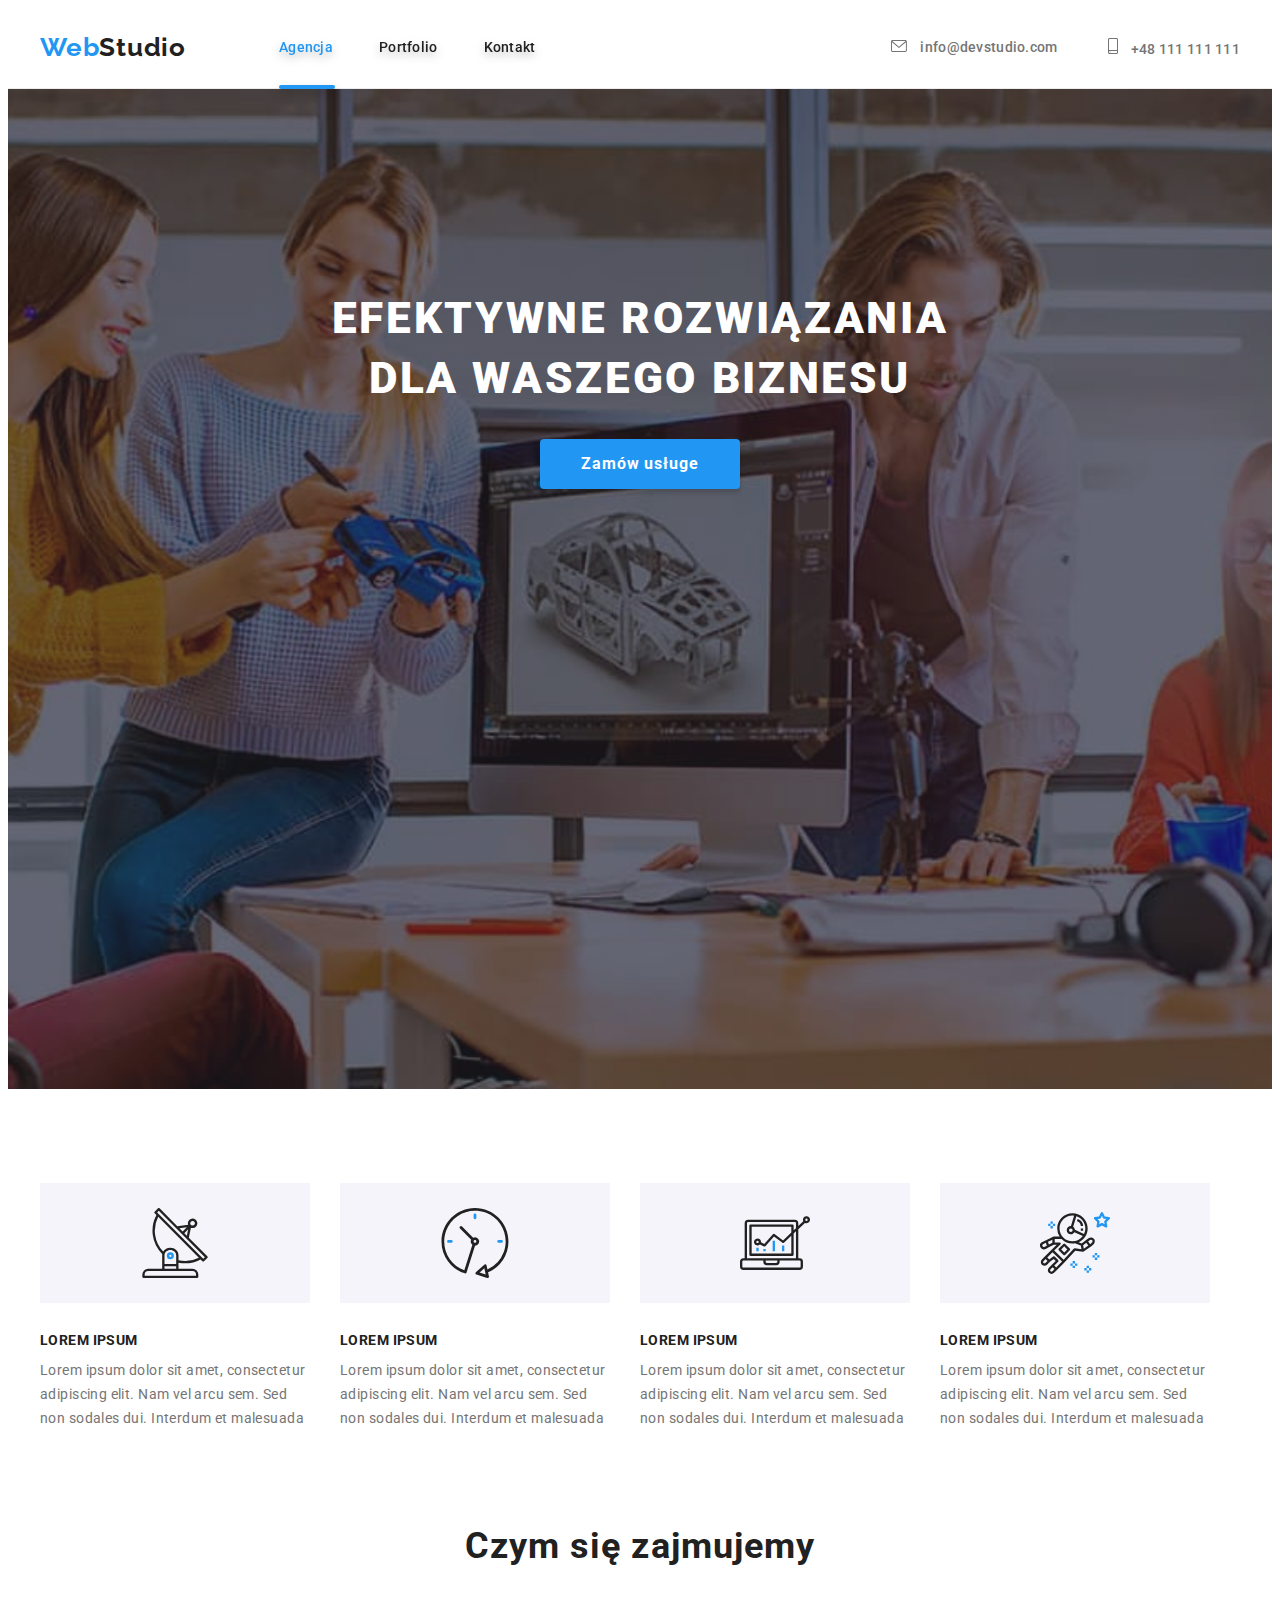
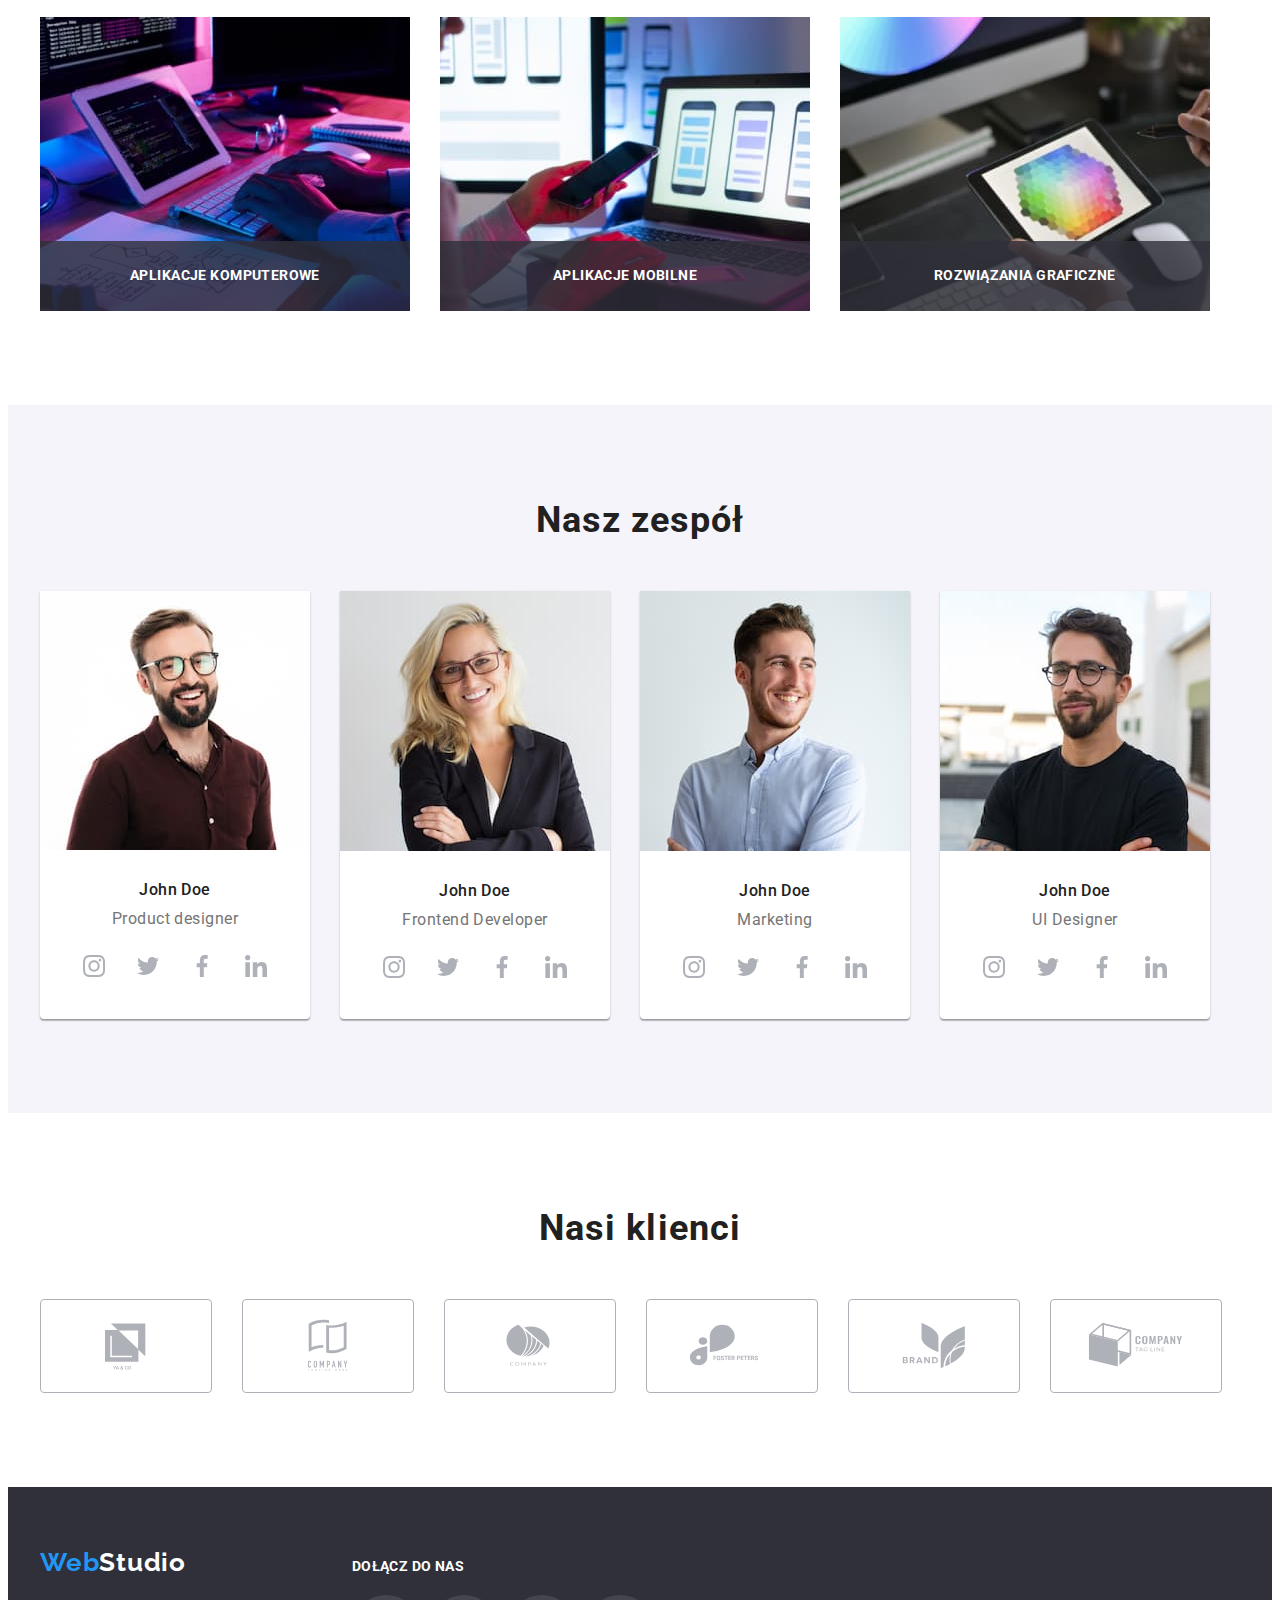
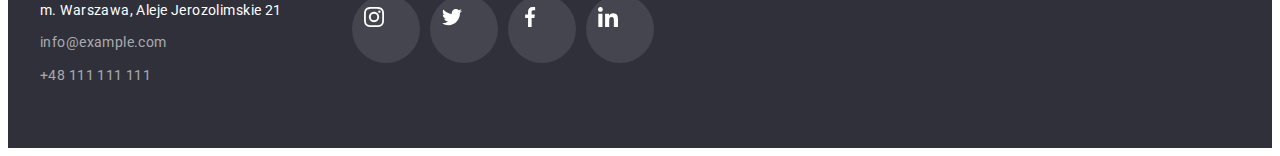
<file: index.html>
<!DOCTYPE html>
<html lang="pl">
  <head>
    <meta charset="UTF-8" />
    <meta http-equiv="X-UA-Compatible" content="IE=edge" />
    <meta name="viewport" content="width=device-width, initial-scale=1.0" />
    <title>Studio</title>
    <link rel="stylesheet" href="./css/styles.css" />
    <link rel="preconnect" href="https://fonts.googleapis.com" />
    <link rel="preconnect" href="https://fonts.gstatic.com" crossorigin />
    <link
      rel="stylesheet"
      href="https://cdnjs.cloudflare.com/ajax/libs/modern-normalize/2.0.0/modern-normalize.min.css"
      integrity="sha512-4xo8blKMVCiXpTaLzQSLSw3KFOVPWhm/TRtuPVc4WG6kUgjH6J03IBuG7JZPkcWMxJ5huwaBpOpnwYElP/m6wg=="
      crossorigin="anonymous"
      referrerpolicy="no-referrer"
    />
    <link
      href="https://fonts.googleapis.com/css2?family=Raleway:wght@700&family=Roboto:wght@400;500;700;900&display=swap"
      rel="stylesheet"
    />
  </head>
  <body>
    <header class="header-navigation">
      <div class="container header-position">
        <a href="index.html" class="webstudio"
          ><span class="web">Web</span>Studio</a
        >
        <nav class="website-navigation">
          <ul>
            <li><a href="index.html" class="current">Agencja</a></li>
            <li><a href="portfolio.html">Portfolio</a></li>
            <li><a href="">Kontakt</a></li>
          </ul>
        </nav>
        <ul class="header-contacts">
          <li>
            <a href="mailto:info@devstudio.com" class="navigation-mail">
              <svg class="mail-icon">
                <use href="./images/icons.svg#icon-envelope"></use>
              </svg>
              info@devstudio.com
            </a>
          </li>
          <li>
            <a href="tel:+48111111111" class="navigation-number">
              <svg class="phone-icon">
                <use href="./images/icons.svg#icon-smartphone"></use>
              </svg>
              +48 111 111 111</a
            >
          </li>
        </ul>
      </div>
    </header>
    <main>
      <section class="main-block">
        <div class="container">
          <h1 class="main-text">EFEKTYWNE ROZWIĄZANIA DLA WASZEGO BIZNESU</h1>
          <button type="button" class="order-button" data-modal-open>
            Zamów usługe
          </button>
        </div>
      </section>

      <section class="informations section">
        <div class="container">
          <ul>
            <li>
              <div class="informations-svg">
                <svg class="information-icon-size">
                  <use href="./images/icons.svg#icon-antenna"></use>
                </svg>
              </div>
              <h3 class="informations-header">Lorem ipsum</h3>
              <p class="informations-paragraph">
                Lorem ipsum dolor sit amet, consectetur adipiscing elit. Nam vel
                arcu sem. Sed non sodales dui. Interdum et malesuada
              </p>
            </li>
            <li>
              <div class="informations-svg">
                <svg class="information-icon-size">
                  <use href="./images/icons.svg#icon-clock"></use>
                </svg>
              </div>
              <h3 class="informations-header">Lorem ipsum</h3>
              <p class="informations-paragraph">
                Lorem ipsum dolor sit amet, consectetur adipiscing elit. Nam vel
                arcu sem. Sed non sodales dui. Interdum et malesuada
              </p>
            </li>
            <li>
              <div class="informations-svg">
                <svg class="information-icon-size">
                  <use href="./images/icons.svg#icon-diagram"></use>
                </svg>
              </div>
              <h3 class="informations-header">Lorem ipsum</h3>
              <p class="informations-paragraph">
                Lorem ipsum dolor sit amet, consectetur adipiscing elit. Nam vel
                arcu sem. Sed non sodales dui. Interdum et malesuada
              </p>
            </li>
            <li>
              <div class="informations-svg">
                <svg class="information-icon-size">
                  <use href="./images/icons.svg#icon-astronaut"></use>
                </svg>
              </div>
              <h3 class="informations-header">Lorem ipsum</h3>
              <p class="informations-paragraph">
                Lorem ipsum dolor sit amet, consectetur adipiscing elit. Nam vel
                arcu sem. Sed non sodales dui. Interdum et malesuada
              </p>
            </li>
          </ul>
        </div>
      </section>

      <section class="our-work section2">
        <div class="container">
          <h2 class="secondary-heading">Czym się zajmujemy</h2>
          <ul>
            <li>
              <p class="our-work-imgtext">APLIKACJE KOMPUTEROWE</p>
              <img
                src="images/img_1.jpg"
                alt="hands on keyboard"
                width="370"
                height="294"
              />
            </li>
            <li>
              <p class="our-work-imgtext">APLIKACJE MOBILNE</p>
              <img
                src="images/img_2.jpg"
                alt="smartphone in hands"
                width="370"
                height="294"
              />
            </li>
            <li>
              <p class="our-work-imgtext">ROZWIĄZANIA GRAFICZNE</p>
              <img
                src="images/img_3.jpg"
                alt="creating image on smartphone"
                width="370"
                height="294"
              />
            </li>
          </ul>
        </div>
      </section>

      <section class="our-team section">
        <div class="container">
          <h2 class="secondary-heading">Nasz zespół</h2>
          <ul>
            <li>
              <img
                src="images/team_1.jpg"
                alt="happy man"
                width="270"
                height="260"
              />
              <div class="our-team-text-position">
                <h3 class="third-heading">John Doe</h3>
                <p class="team-paragraph">Product designer</p>
                <ul class="team-socialmedia">
                  <li>
                    <a href="https://www.instagram.com">
                      <svg class="team-svg-size">
                        <use href="./images/icons.svg#icon-instagram"></use>
                      </svg>
                    </a>
                  </li>
                  <li>
                    <a href="https://www.twitter.com">
                      <svg class="team-svg-size">
                        <use href="./images/icons.svg#icon-twitter"></use>
                      </svg>
                    </a>
                  </li>
                  <li>
                    <a href="https://www.facebook.com">
                      <svg class="team-svg-size">
                        <use href="./images/icons.svg#icon-facebook"></use>
                      </svg>
                    </a>
                  </li>
                  <li>
                    <a href="https://www.linkedin.com">
                      <svg class="team-svg-size">
                        <use href="./images/icons.svg#icon-linkedin"></use>
                      </svg>
                    </a>
                  </li>
                </ul>
              </div>
            </li>
            <li>
              <img
                src="images/team_2.jpg"
                alt="happy women"
                width="270"
                height="260"
              />
              <div class="our-team-text-position">
                <h3 class="third-heading">John Doe</h3>
                <p class="team-paragraph">Frontend Developer</p>
                <ul class="team-socialmedia">
                  <li>
                    <a href="https://www.instagram.com">
                      <svg class="team-svg-size">
                        <use href="./images/icons.svg#icon-instagram"></use>
                      </svg>
                    </a>
                  </li>
                  <li>
                    <a href="https://www.twitter.com">
                      <svg class="team-svg-size">
                        <use href="./images/icons.svg#icon-twitter"></use>
                      </svg>
                    </a>
                  </li>
                  <li>
                    <a href="https://www.facebook.com">
                      <svg class="team-svg-size">
                        <use href="./images/icons.svg#icon-facebook"></use>
                      </svg>
                    </a>
                  </li>
                  <li>
                    <a href="https://www.linkedin.com">
                      <svg class="team-svg-size">
                        <use href="./images/icons.svg#icon-linkedin"></use>
                      </svg>
                    </a>
                  </li>
                </ul>
              </div>
            </li>
            <li>
              <img
                src="images/team_3.jpg"
                alt="happy men"
                width="270"
                height="260"
              />
              <div class="our-team-text-position">
                <h3 class="third-heading">John Doe</h3>
                <p class="team-paragraph">Marketing</p>
                <ul class="team-socialmedia">
                  <li>
                    <a href="https://www.instagram.com">
                      <svg class="team-svg-size">
                        <use href="./images/icons.svg#icon-instagram"></use>
                      </svg>
                    </a>
                  </li>
                  <li>
                    <a href="https://www.twitter.com">
                      <svg class="team-svg-size">
                        <use href="./images/icons.svg#icon-twitter"></use>
                      </svg>
                    </a>
                  </li>
                  <li>
                    <a href="https://www.facebook.com">
                      <svg class="team-svg-size">
                        <use href="./images/icons.svg#icon-facebook"></use>
                      </svg>
                    </a>
                  </li>
                  <li>
                    <a href="https://www.linkedin.com">
                      <svg class="team-svg-size">
                        <use href="./images/icons.svg#icon-linkedin"></use>
                      </svg>
                    </a>
                  </li>
                </ul>
              </div>
            </li>
            <li>
              <img
                src="images/team_4.jpg"
                alt="serious man"
                width="270"
                height="260"
              />
              <div class="our-team-text-position">
                <h3 class="third-heading">John Doe</h3>
                <p class="team-paragraph">UI Designer</p>
                <ul class="team-socialmedia">
                  <li>
                    <a href="https://www.instagram.com">
                      <svg class="team-svg-size">
                        <use href="./images/icons.svg#icon-instagram"></use>
                      </svg>
                    </a>
                  </li>
                  <li>
                    <a href="https://www.twitter.com">
                      <svg class="team-svg-size">
                        <use href="./images/icons.svg#icon-twitter"></use>
                      </svg>
                    </a>
                  </li>
                  <li>
                    <a href="https://www.facebook.com">
                      <svg class="team-svg-size">
                        <use href="./images/icons.svg#icon-facebook"></use>
                      </svg>
                    </a>
                  </li>
                  <li>
                    <a href="https://www.linkedin.com">
                      <svg class="team-svg-size">
                        <use href="./images/icons.svg#icon-linkedin"></use>
                      </svg>
                    </a>
                  </li>
                </ul>
              </div>
            </li>
          </ul>
        </div>
      </section>
      <section class="our-clients">
        <div class="container">
          <h2 class="secondary-heading">Nasi klienci</h2>
          <ul>
            <li>
              <a href="">
                <svg>
                  <use href="./images/icons.svg#icon-yaco"></use>
                </svg>
              </a>
            </li>
            <li>
              <a href="">
                <svg>
                  <use href="./images/icons.svg#icon-company"></use>
                </svg>
              </a>
            </li>
            <li>
              <a href="">
                <svg>
                  <use href="./images/icons.svg#icon-company-2"></use>
                </svg>
              </a>
            </li>
            <li>
              <a href="">
                <svg>
                  <use href="./images/icons.svg#icon-foster"></use>
                </svg>
              </a>
            </li>
            <li>
              <a href="">
                <svg>
                  <use href="./images/icons.svg#icon-brand"></use>
                </svg>
              </a>
            </li>
            <li>
              <a href="">
                <svg>
                  <use href="./images/icons.svg#icon-company-3"></use>
                </svg>
              </a>
            </li>
          </ul>
        </div>
      </section>
    </main>
    <footer class="footer-styles">
      <div class="container footer-position">
        <div class="footer-links">
          <a href="index.html" class="footer-webstudio"
            ><span class="web">Web</span>Studio</a
          >
          <address class="footer-contacts">
            <ul>
              <li>
                <a
                  href="https://goo.gl/maps/HJrRAFsxmznV3zDe8"
                  class="footer-address"
                  >m. Warszawa, Aleje Jerozolimskie 21</a
                >
              </li>
              <li>
                <a
                  href="mailto:info@example.com"
                  target="_blank"
                  class="footer-mail"
                  >info@example.com</a
                >
              </li>
              <li>
                <a href="tel:+48111111111" class="footer-number"
                  >+48 111 111 111</a
                >
              </li>
            </ul>
          </address>
        </div>
        <div class="footer-svg">
          <p class="join-us">DOŁĄCZ DO NAS</p>
          <ul class="footer-svg-list">
            <li>
              <a href="">
                <svg>
                  <use href="./images/icons.svg#icon-instagram"></use>
                </svg>
              </a>
            </li>
            <li>
              <a href="">
                <svg>
                  <use href="./images/icons.svg#icon-twitter"></use>
                </svg>
              </a>
            </li>
            <li>
              <a href="">
                <svg>
                  <use href="./images/icons.svg#icon-facebook"></use>
                </svg>
              </a>
            </li>
            <li>
              <a href="">
                <svg>
                  <use href="./images/icons.svg#icon-linkedin"></use>
                </svg>
              </a>
            </li>
          </ul>
        </div>
      </div>
    </footer>
    <div class="backdrop is-hidden" data-modal>
      <div class="modal">
        <button class="modal-button" data-modal-close>
          <svg>
            <use href="./images/icons.svg#icon-quit"></use>
          </svg>
        </button>
      </div>
    </div>
    <script src="./js/modal.js"></script>
  </body>
</html>
</file>
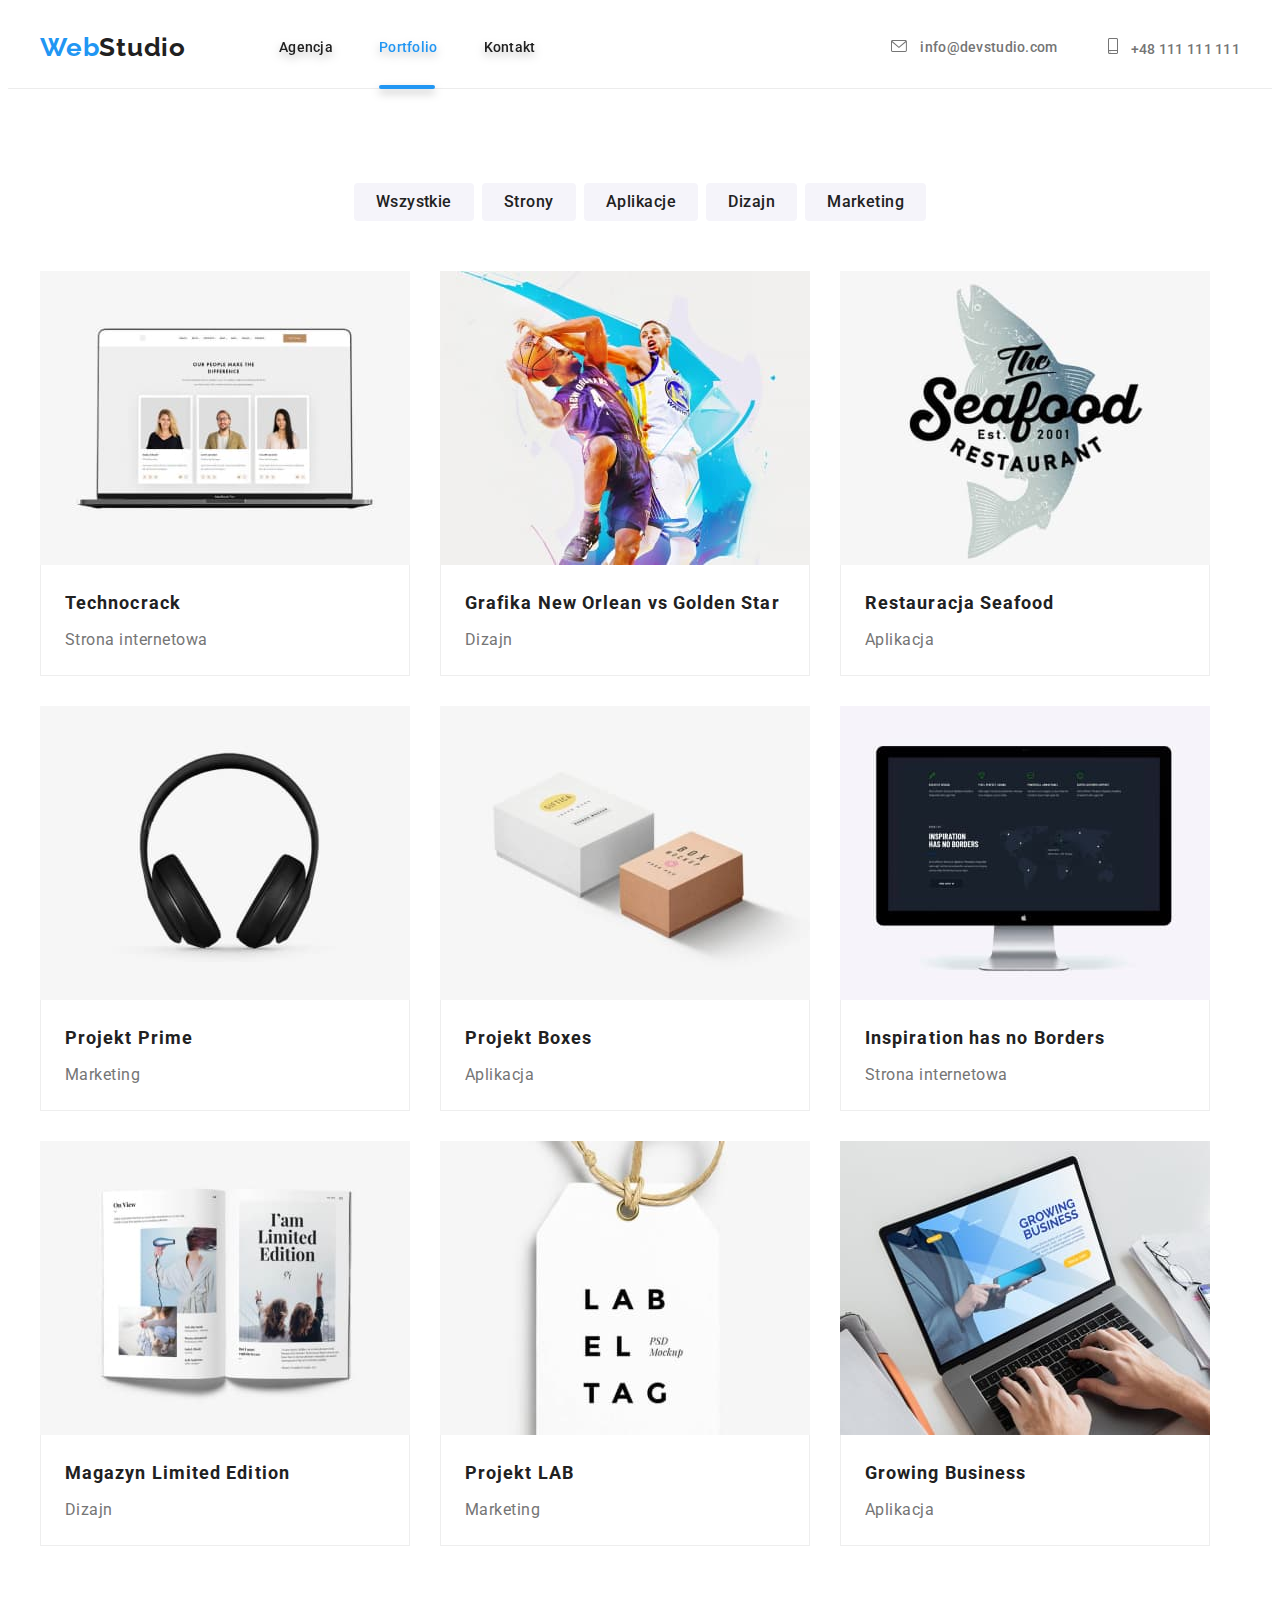
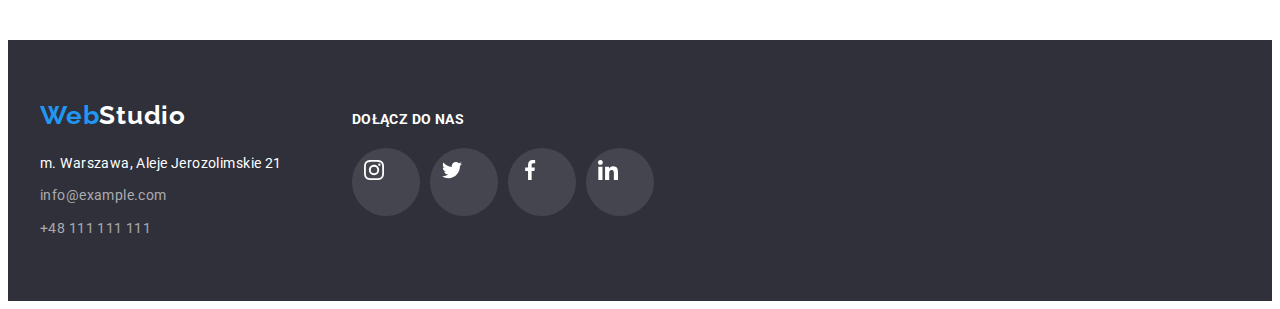
<file: portfolio.html>
<!DOCTYPE html>
<html lang="pl">
  <head>
    <meta charset="UTF-8" />
    <meta http-equiv="X-UA-Compatible" content="IE=edge" />
    <meta name="viewport" content="width=device-width, initial-scale=1.0" />
    <title>Portfolio</title>
    <link rel="stylesheet" href="./css/styles.css" />
    <link rel="preconnect" href="https://fonts.googleapis.com" />
    <link rel="preconnect" href="https://fonts.gstatic.com" crossorigin />
    <link
      rel="stylesheet"
      href="https://cdnjs.cloudflare.com/ajax/libs/modern-normalize/2.0.0/modern-normalize.min.css"
      integrity="sha512-4xo8blKMVCiXpTaLzQSLSw3KFOVPWhm/TRtuPVc4WG6kUgjH6J03IBuG7JZPkcWMxJ5huwaBpOpnwYElP/m6wg=="
      crossorigin="anonymous"
      referrerpolicy="no-referrer"
    />
    <link
      href="https://fonts.googleapis.com/css2?family=Raleway:wght@700&family=Roboto:wght@400;500;700;900&display=swap"
      rel="stylesheet"
    />
  </head>
  <body>
    <header class="header-navigation">
      <div class="container header-position">
        <a href="index.html" class="webstudio"
          ><span class="web">Web</span>Studio</a
        >
        <nav class="website-navigation">
          <ul>
            <li><a href="index.html">Agencja</a></li>
            <li><a href="portfolio.html" class="current">Portfolio</a></li>
            <li><a href="">Kontakt</a></li>
          </ul>
        </nav>
        <ul class="header-contacts">
          <li>
            <a href="mailto:info@devstudio.com" class="navigation-mail">
              <svg class="mail-icon">
                <use href="./images/icons.svg#icon-envelope"></use>
              </svg>
              info@devstudio.com
            </a>
          </li>
          <li>
            <a href="tel:+48111111111" class="navigation-number">
              <svg class="phone-icon">
                <use href="./images/icons.svg#icon-smartphone"></use>
              </svg>
              +48 111 111 111</a
            >
          </li>
        </ul>
      </div>
    </header>
    <main>
      <section class="portfolio-menu section">
        <div class="container">
          <ul class="filter-buttons">
            <li><button type="button">Wszystkie</button></li>
            <li><button type="button">Strony</button></li>
            <li><button type="button">Aplikacje</button></li>
            <li><button type="button">Dizajn</button></li>
            <li><button type="button">Marketing</button></li>
          </ul>
          <ul class="portfolio-images-position">
            <li>
              <div class="hidden-overlay">
                <div class="portfolio-overlay-box">
                  <p>
                    Technocrack jest popularną platformą wykorzystywaną do
                    rozpowszechniania koronawirusa. Firmy wykorzystują tę
                    platformę do celów szpiegowskich i ataków na
                    niezabezpieczone serwery konkurencji
                  </p>
                </div>
              </div>
              <img
                src="./images/portfolio1.jpg"
                alt="website in notebook"
                width="370"
                height="294"
              />
              <div class="portfolio-underimage-text">
                <h3 class="portfolio-third-heading">Technocrack</h3>
                <p class="portfolio-paragraph">Strona internetowa</p>
              </div>
            </li>
            <li>
              <div class="hidden-overlay">
                <div class="portfolio-overlay-box">
                  <p>
                    Technocrack jest popularną platformą wykorzystywaną do
                    rozpowszechniania koronawirusa. Firmy wykorzystują tę
                    platformę do celów szpiegowskich i ataków na
                    niezabezpieczone serwery konkurencji
                  </p>
                </div>
              </div>
              <img
                src="./images/portfolio2.jpg"
                alt="basketball players"
                width="370"
                height="294"
              />
              <div class="portfolio-underimage-text">
                <h3 class="portfolio-third-heading">
                  Grafika New Orlean vs Golden Star
                </h3>
                <p class="portfolio-paragraph">Dizajn</p>
              </div>
            </li>
            <li>
              <div class="hidden-overlay">
                <div class="portfolio-overlay-box">
                  <p>
                    Technocrack jest popularną platformą wykorzystywaną do
                    rozpowszechniania koronawirusa. Firmy wykorzystują tę
                    platformę do celów szpiegowskich i ataków na
                    niezabezpieczone serwery konkurencji
                  </p>
                </div>
              </div>
              <img
                src="./images/portfolio3.jpg"
                alt="restaurant's logo with fish"
                width="370"
                height="294"
              />
              <div class="portfolio-underimage-text">
                <h3 class="portfolio-third-heading">Restauracja Seafood</h3>
                <p class="portfolio-paragraph">Aplikacja</p>
              </div>
            </li>
            <li>
              <div class="hidden-overlay">
                <div class="portfolio-overlay-box">
                  <p>
                    Technocrack jest popularną platformą wykorzystywaną do
                    rozpowszechniania koronawirusa. Firmy wykorzystują tę
                    platformę do celów szpiegowskich i ataków na
                    niezabezpieczone serwery konkurencji
                  </p>
                </div>
              </div>
              <img
                src="./images/portfolio4.jpg"
                alt="black headphone"
                width="370"
                height="294"
              />
              <div class="portfolio-underimage-text">
                <h3 class="portfolio-third-heading">Projekt Prime</h3>
                <p class="portfolio-paragraph">Marketing</p>
              </div>
            </li>
            <li>
              <div class="hidden-overlay">
                <div class="portfolio-overlay-box">
                  <p>
                    Technocrack jest popularną platformą wykorzystywaną do
                    rozpowszechniania koronawirusa. Firmy wykorzystują tę
                    platformę do celów szpiegowskich i ataków na
                    niezabezpieczone serwery konkurencji
                  </p>
                </div>
              </div>
              <img
                src="./images/portfolio5.jpg"
                alt="brown and whie boxes"
                width="370"
                height="294"
              />
              <div class="portfolio-underimage-text">
                <h3 class="portfolio-third-heading">Projekt Boxes</h3>
                <p class="portfolio-paragraph">Aplikacja</p>
              </div>
            </li>
            <li>
              <div class="hidden-overlay">
                <div class="portfolio-overlay-box">
                  <p>
                    Technocrack jest popularną platformą wykorzystywaną do
                    rozpowszechniania koronawirusa. Firmy wykorzystują tę
                    platformę do celów szpiegowskich i ataków na
                    niezabezpieczone serwery konkurencji
                  </p>
                </div>
              </div>
              <img
                src="./images/portfolio6.jpg"
                alt="dark themed website on screen"
                width="370"
                height="294"
              />
              <div class="portfolio-underimage-text">
                <h3 class="portfolio-third-heading">
                  Inspiration has no Borders
                </h3>
                <p class="portfolio-paragraph">Strona internetowa</p>
              </div>
            </li>
            <li>
              <div class="hidden-overlay">
                <div class="portfolio-overlay-box">
                  <p>
                    Technocrack jest popularną platformą wykorzystywaną do
                    rozpowszechniania koronawirusa. Firmy wykorzystują tę
                    platformę do celów szpiegowskich i ataków na
                    niezabezpieczone serwery konkurencji
                  </p>
                </div>
              </div>
              <img
                src="./images/portfolio7.jpg"
                alt="opened book"
                width="370"
                height="294"
              />
              <div class="portfolio-underimage-text">
                <h3 class="portfolio-third-heading">Magazyn Limited Edition</h3>
                <p class="portfolio-paragraph">Dizajn</p>
              </div>
            </li>
            <li>
              <div class="hidden-overlay">
                <div class="portfolio-overlay-box">
                  <p>
                    Technocrack jest popularną platformą wykorzystywaną do
                    rozpowszechniania koronawirusa. Firmy wykorzystują tę
                    platformę do celów szpiegowskich i ataków na
                    niezabezpieczone serwery konkurencji
                  </p>
                </div>
              </div>
              <img
                src="./images/portfolio8.jpg"
                alt="white hanger"
                width="370"
                height="294"
              />
              <div class="portfolio-underimage-text">
                <h3 class="portfolio-third-heading">Projekt LAB</h3>
                <p class="portfolio-paragraph">Marketing</p>
              </div>
            </li>
            <li>
              <div class="hidden-overlay">
                <div class="portfolio-overlay-box">
                  <p>
                    Technocrack jest popularną platformą wykorzystywaną do
                    rozpowszechniania koronawirusa. Firmy wykorzystują tę
                    platformę do celów szpiegowskich i ataków na
                    niezabezpieczone serwery konkurencji
                  </p>
                </div>
              </div>
              <img
                src="./images/portfolio9.jpg"
                alt="hands on notebook keyboard"
                width="370"
                height="294"
              />
              <div class="portfolio-underimage-text">
                <h3 class="portfolio-third-heading">Growing Business</h3>
                <p class="portfolio-paragraph">Aplikacja</p>
              </div>
            </li>
          </ul>
        </div>
      </section>
    </main>

    <footer class="footer-styles">
      <div class="container footer-position">
        <div class="footer-links">
          <a href="index.html" class="footer-webstudio"
            ><span class="web">Web</span>Studio</a
          >
          <address class="footer-contacts">
            <ul>
              <li>
                <a
                  href="https://goo.gl/maps/HJrRAFsxmznV3zDe8"
                  class="footer-address"
                  >m. Warszawa, Aleje Jerozolimskie 21</a
                >
              </li>
              <li>
                <a
                  href="mailto:info@example.com"
                  target="_blank"
                  class="footer-mail"
                  >info@example.com</a
                >
              </li>
              <li>
                <a href="tel:+48111111111" class="footer-number"
                  >+48 111 111 111</a
                >
              </li>
            </ul>
          </address>
        </div>
        <div class="footer-svg">
          <p class="join-us">DOŁĄCZ DO NAS</p>
          <ul class="footer-svg-list">
            <li>
              <a href="">
                <svg>
                  <use href="./images/icons.svg#icon-instagram"></use>
                </svg>
              </a>
            </li>
            <li>
              <a href="">
                <svg>
                  <use href="./images/icons.svg#icon-twitter"></use>
                </svg>
              </a>
            </li>
            <li>
              <a href="">
                <svg>
                  <use href="./images/icons.svg#icon-facebook"></use>
                </svg>
              </a>
            </li>
            <li>
              <a href="">
                <svg>
                  <use href="./images/icons.svg#icon-linkedin"></use>
                </svg>
              </a>
            </li>
          </ul>
        </div>
      </div>
    </footer>
  </body>
</html>
</file>
<file: css/styles.css>
:root {
  --body-font-family: "Roboto", sans-serif;
  --main-white-color: #ffffff;
  --blue-color: #2196f3;
  --black-color: #000000;
  --gray-text-color: #757575;
  --secondary-background-color: #2f303a;
  --footer-text-color: rgba(255, 255, 255, 0.6);
  --team-section-color: #f5f4fa;
  --body-text-color: #212121;
  --stroke-color: #ececec;
  --portfolio-border-color: #eeeeee;
  --icon-socialmedia-color: #afb1b8;
  --footer-background: rgba(255, 255, 255, 0.1);
}
body {
  background: var(--main-white-color);
  color: var(--body-text-color);
  font-family: var(--body-font-family);
  font-size: 14px;
  letter-spacing: 0.03em;
}
h1,
h2,
h3,
h4,
h5,
h6,
p {
  margin: 0;
}
img {
  display: block;
  max-width: 100%;
  height: auto;
}
button {
  display: block;
  cursor: pointer;
  border: none;
  border-radius: 4px;
}
ul,
li {
  list-style: none;
  padding-left: 0;
  margin: 0;
}
a {
  text-decoration: none;
}
.section {
  padding-block: 94px;
}
.section2 {
  padding-top: 0;
  padding-bottom: 94px;
}
.container {
  width: 1200px;
  margin: 0 auto;
  padding: 0 15px;
}
.header-navigation a {
  transition-property: color, fill;
  transition-duration: 250ms;
  transition-timing-function: cubic-bezier(0.4, 0, 0.2, 1);
}
.website-navigation a.current {
  color: var(--blue-color);
}
.header-navigation a:hover,
.header-navigation a:focus,
.footer-styles a:hover,
.footer-styles a:focus {
  color: var(--blue-color);
}
.header-navigation {
  border-bottom: 1px solid var(--stroke-color);
}
.header-position,
.website-navigation ul,
.header-contacts {
  display: flex;
  align-items: center;
}
.website-navigation ul {
  gap: 46px;
}
.header-contacts {
  gap: 50px;
  margin-left: auto;
}
.website-navigation {
  margin-left: 93px;
  filter: drop-shadow(0px 4px 4px rgba(0, 0, 0, 0.25));
}
.web {
  color: var(--blue-color);
}
.webstudio {
  font-family: "Raleway";
  font-weight: 700;
  font-size: 26px;
  line-height: 1.2;
  letter-spacing: 0.03em;
  padding-top: 24px;
  padding-bottom: 25px;
}
.website-navigation,
.header-contacts {
  font-weight: 500;
  font-size: 14px;
  line-height: 1.14;
  letter-spacing: 0.02em;
  position: relative;
}
.website-navigation a,
.webstudio {
  color: var(--body-text-color);
}
a.current::after {
  content: "";
  display: block;
  position: absolute;
  margin-top: 29px;
  width: 56px;
  height: 4px;
  background-color: var(--blue-color);
  border: 2px;
  border-radius: 2px;
}
.header-contacts a {
  color: var(--gray-text-color);
}
.phone-icon {
  width: 10px;
  height: 16px;
  fill: currentColor;
}
.mail-icon {
  width: 16px;
  height: 12px;
  fill: currentColor;
}
.mail-icon,
.phone-icon {
  margin-right: 10px;
}
.main-text {
  max-width: 696px;
  font-weight: 900;
  font-size: 44px;
  line-height: 1.36;
  text-align: center;
  letter-spacing: 0.06em;
  text-transform: uppercase;
  color: var(--main-white-color);
  margin: 0 auto;
}
.main-block {
  max-width: 1600px;
  height: 600px;
  padding: 200px 0;
  background-image: linear-gradient(
      rgba(47, 48, 58, 0.4),
      rgba(47, 48, 58, 0.4)
    ),
    url(../images/headerbackground.jpg);
  background-color: var(--secondary-background-color);
  background-repeat: no-repeat;
  background-size: cover;
  background-position: center;
  margin-left: auto;
  margin-right: auto;
}
.order-button {
  font-family: "Roboto";
  font-weight: 700;
  font-size: 16px;
  line-height: 1.88;
  align-items: center;
  text-align: center;
  letter-spacing: 0.06em;
  color: var(--main-white-color);
  background-color: var(--blue-color);
  box-shadow: 0px 4px 4px rgba(0, 0, 0, 0.15);
  border-radius: 4px;
  margin: 0 auto;
  padding: 10px 41px;
  margin-top: 30px;
  transition-property: background-color;
  transition-duration: 250ms;
  transition-timing-function: cubic-bezier(0.4, 0, 0.2, 1);
}
.order-button:hover,
.order-button:focus {
  background-color: var(--blue-color);
}
.informations-header {
  font-weight: 700;
  font-size: 14px;
  line-height: 1.14;
  letter-spacing: 0.03em;
  text-transform: uppercase;
  margin-top: 30px;
}
.informations-paragraph {
  font-size: 14px;
  line-height: 1.71;
  letter-spacing: 0.03em;
  color: var(--gray-text-color);
  margin-top: 10px;
}
.information-icon-size {
  width: 70px;
  height: 70px;
}
.informations-svg {
  background-color: var(--team-section-color);
  display: flex;
  justify-content: center;
  align-items: center;
  max-width: 270px;
  height: 120px;
}
.secondary-heading {
  font-weight: 700;
  font-size: 36px;
  line-height: 1.17;
  text-align: center;
  letter-spacing: 0.03em;
  margin-bottom: 50px;
}
.third-heading {
  font-weight: 500;
  font-size: 16px;
  line-height: 1.19;
  text-align: center;
  letter-spacing: 0.03em;
  margin-bottom: 10px;
}
.our-work ul {
  display: flex;
  gap: 30px;
  position: relative;
}
.our-work-imgtext {
  position: absolute;
  width: 370px;
  height: 70px;
  background: rgba(47, 48, 58, 0.8);
  font-weight: 700;
  font-size: 14px;
  line-height: 1.14;
  letter-spacing: 0.03em;
  text-transform: uppercase;
  color: var(--main-white-color);
  bottom: 0;
  display: flex;
  align-items: center;
  justify-content: center;
}
.our-team {
  background-color: var(--team-section-color);
}
.our-team li {
  background-color: var(--main-white-color);
  box-shadow: 0px 1px 3px rgba(0, 0, 0, 0.12), 0px 1px 1px rgba(0, 0, 0, 0.14),
    0px 2px 1px rgba(0, 0, 0, 0.2);
  border-radius: 0px 0px 4px 4px;
}
.our-team svg {
  box-shadow: none;
}
.our-team ul {
  display: flex;
  gap: 30px;
}
.our-team-text-position {
  padding-block: 30px;
}
.team-socialmedia li {
  box-shadow: none;
}
.team-socialmedia a {
  width: 44px;
  height: 44px;
  display: flex;
  justify-content: center;
  align-items: center;
  border-radius: 50%;
  color: var(--main-white-color);
  fill: var(--icon-socialmedia-color);
  transition-property: fill, color;
  transition-duration: 250ms;
  transition-timing-function: cubic-bezier(0.4, 0, 0.2, 1);
}
.our-team ul.team-socialmedia {
  gap: 10px;
  justify-content: center;
  align-items: center;
  padding-top: 16px;
}
.team-socialmedia a:hover,
.team-socialmedia a:focus {
  background-color: var(--blue-color);
  fill: currentColor;
}
.team-svg-size {
  width: 22px;
  height: 22px;
}
.team-paragraph {
  font-size: 16px;
  line-height: 1.19;
  text-align: center;
  letter-spacing: 0.03em;
  color: var(--gray-text-color);
}
.our-clients ul {
  display: flex;
  gap: 30px;
}
.our-clients {
  padding-top: 94px;
  padding-bottom: 94px;
}
.our-clients svg {
  width: 106px;
  height: 60px;
  fill: currentColor;
}
.our-clients a {
  display: flex;
  align-items: center;
  justify-content: center;
  width: 170px;
  height: 92px;
  border: 1px solid currentColor;
  border-radius: 4px;
  color: var(--icon-socialmedia-color);
  transition-property: color, fill;
  transition-duration: 250ms;
  transition-timing-function: cubic-bezier(0.4, 0, 0.2, 1);
}
.our-clients a:hover,
.our-clients a:focus {
  color: var(--blue-color);
}
.footer-styles {
  background-color: var(--secondary-background-color);
  padding-block: 60px;
}
.footer-webstudio {
  font-family: "Raleway";
  font-weight: 700;
  font-size: 26px;
  line-height: 1.2;
  letter-spacing: 0.03em;
  color: var(--main-white-color);
  transition-property: color;
  transition-duration: 250ms;
  transition-timing-function: cubic-bezier(0.4, 0, 0.2, 1);
}
.footer-contacts {
  font-size: 14px;
  line-height: 1.71;
  letter-spacing: 0.03em;
  font-style: normal;
  margin-top: 20px;
}
.footer-address {
  color: var(--main-white-color);
  transition-property: color;
  transition-duration: 250ms;
  transition-timing-function: cubic-bezier(0.4, 0, 0.2, 1);
}
.footer-number,
.footer-mail {
  color: var(--footer-text-color);
  transition-property: color;
  transition-duration: 250ms;
  transition-timing-function: cubic-bezier(0.4, 0, 0.2, 1);
}
.footer-svg svg {
  width: 20px;
  height: 20px;
  fill: var(--main-white-color);
  transition-property: fill;
  transition-duration: 250ms;
  transition-timing-function: cubic-bezier(0.4, 0, 0.2, 1);
}
.footer-svg-list {
  margin-top: 20px;
  gap: 10px;
}
.footer-svg-list li {
  width: 44px;
  height: 44px;
  background: var(--footer-background);
  padding: 12px;
  border-radius: 50%;
  align-items: center;
  transition-property: background-color;
  transition-duration: 250ms;
  transition-timing-function: cubic-bezier(0.4, 0, 0.2, 1);
}
.footer-position {
  display: flex;
  align-items: baseline;
}
.footer-svg ul {
  display: flex;
}
.footer-svg {
  margin-left: 70px;
}
.footer-svg li:hover,
.footer-svg li:focus {
  background-color: var(--blue-color);
  cursor: pointer;
}
.join-us {
  font-weight: 700;
  font-size: 14px;
  line-height: 1.14;
  letter-spacing: 0.03em;
  text-transform: uppercase;
  color: var(--main-white-color);
}
.footer-contacts li:not(:last-child) {
  margin-bottom: 9px;
}
.filter-buttons button {
  font-family: "Roboto";
  font-weight: 500;
  font-style: normal;
  font-size: 16px;
  line-height: 1.62;
  text-align: center;
  letter-spacing: 0.03em;
  color: var(--body-text-color);
  background-color: var(--team-section-color);
  padding: 6px 22px;
  transition-property: background-color, color, box-shadow;
  transition-duration: 250ms;
  transition-timing-function: cubic-bezier(0.4, 0, 0.2, 1);
}
.filter-buttons button:hover,
.filter-buttons button:focus {
  background-color: var(--blue-color);
  color: var(--main-white-color);
  box-shadow: 0px 3px 1px rgba(0, 0, 0, 0.1), 0px 1px 2px rgba(0, 0, 0, 0.08),
    0px 2px 2px rgba(0, 0, 0, 0.12);
}
.portfolio-third-heading {
  font-weight: 700;
  font-size: 18px;
  line-height: 2;
  letter-spacing: 0.06em;
}
.portfolio-paragraph {
  font-size: 16px;
  line-height: 1.88;
  letter-spacing: 0.03em;
  color: var(--gray-text-color);
  margin-top: 4px;
}
.informations ul {
  display: flex;
  gap: 30px;
}
.informations li {
  width: 270px;
}
.filter-buttons {
  display: flex;
  justify-content: center;
  gap: 8px;
}
.portfolio-images-position {
  display: flex;
  flex-wrap: wrap;
  gap: 30px;
  margin-top: 50px;
  position: relative;
}
.hidden-overlay {
  position: absolute;
  overflow: hidden;
  width: 370px;
  height: 294px;
}
.backdrop {
  position: fixed;
  top: 0;
  left: 0;
  right: 0;
  bottom: 0;
  background: rgba(0, 0, 0, 0.2);
  display: flex;
  visibility: visible;
  opacity: 1;
  transform: scale(1);
  transition-property: visibility, opacity, transform;
  transition-duration: 250ms;
  transition-timing-function: cubic-bezier(0.4, 0, 0.2, 1);
}
.modal {
  position: relative;
  width: 528px;
  height: 581px;
  background: var(--main-white-color);
  box-shadow: 0px 1px 3px rgba(0, 0, 0, 0.12), 0px 1px 1px rgba(0, 0, 0, 0.14),
    0px 2px 1px rgba(0, 0, 0, 0.2);
  border-radius: 4px;
  text-align: center;
  margin: auto;
}
.is-hidden {
  visibility: hidden;
  pointer-events: none;
  opacity: 0;
  transform: scale(0);
}
.modal-button {
  position: absolute;
  top: 8px;
  right: 8px;
  width: 30px;
  height: 30px;
  color: var(--black-color);
  background-color: var(--main-white-color);
  border: 1px solid rgba(0, 0, 0, 0.1);
  border-radius: 50%;
  padding: 6px;
  justify-content: center;
}
.modal-button svg {
  width: 18px;
  height: 18px;
}
.portfolio-overlay-box {
  position: absolute;
  width: 370px;
  height: 294px;
  background: rgba(33, 150, 243, 0.9);
  transform: translatey(100%);
  transition: transform 250ms;
  padding: 49px 45px 49px 24px;
}
.portfolio-overlay-box p {
  width: 301px;
  height: 196px;
  font-size: 18px;
  line-height: 1.56;
  letter-spacing: 0.03em;
  color: var(--main-white-color);
}
.portfolio-images-position li {
  max-width: 370px;
  transition-property: box-shadow;
  transition-duration: 250ms;
  transition-timing-function: cubic-bezier(0.4, 0, 0.2, 1);
}
.portfolio-underimage-text {
  padding: 20px 24px;
  border: 1px solid var(--portfolio-border-color);
  border-top: none;
}
.portfolio-images-position li:hover,
.portfolio-images-position li:focus {
  box-shadow: 0px 1px 1px rgba(0, 0, 0, 0.12), 0px 4px 4px rgba(0, 0, 0, 0.06),
    1px 4px 6px rgba(0, 0, 0, 0.16);
  cursor: pointer;
}
.portfolio-images-position li:hover .portfolio-overlay-box,
.portfolio-images-position li:focus .portfolio-overlay-box {
  transform: translatey(0);
}
</file>
